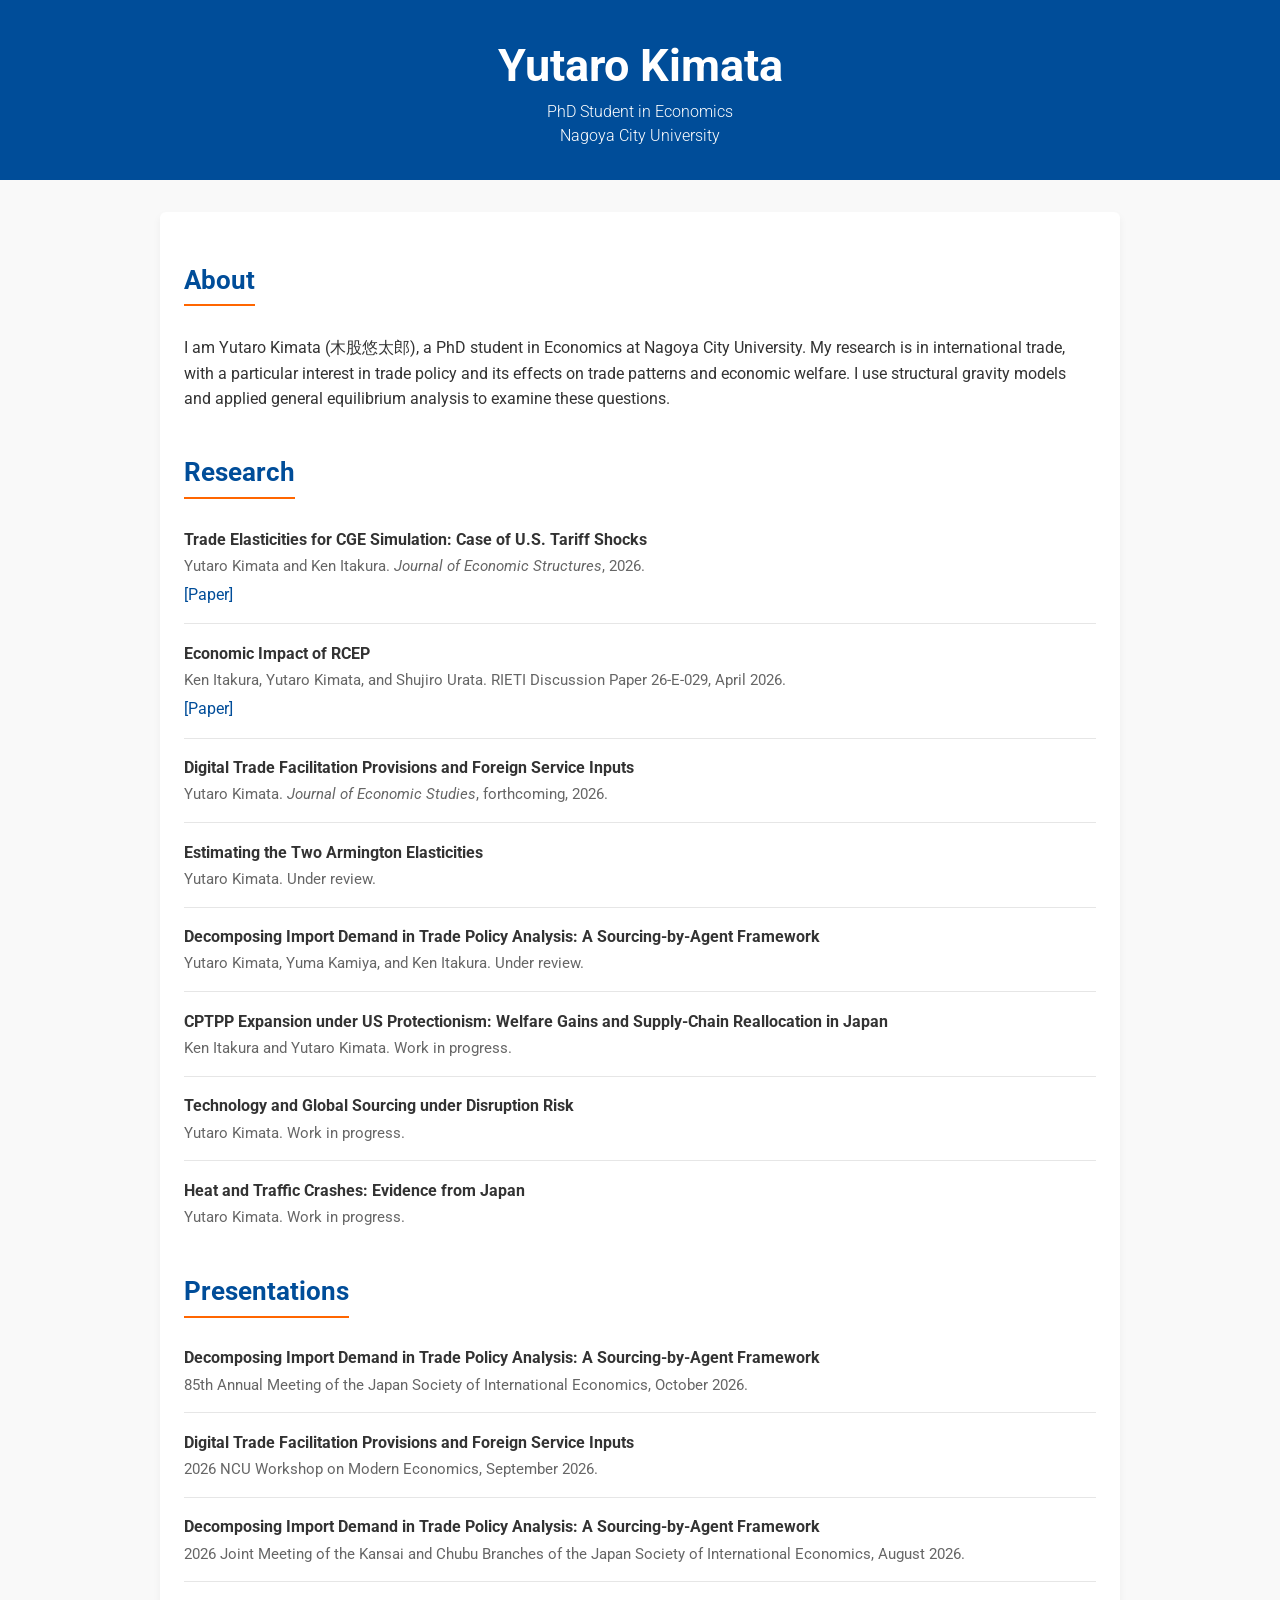
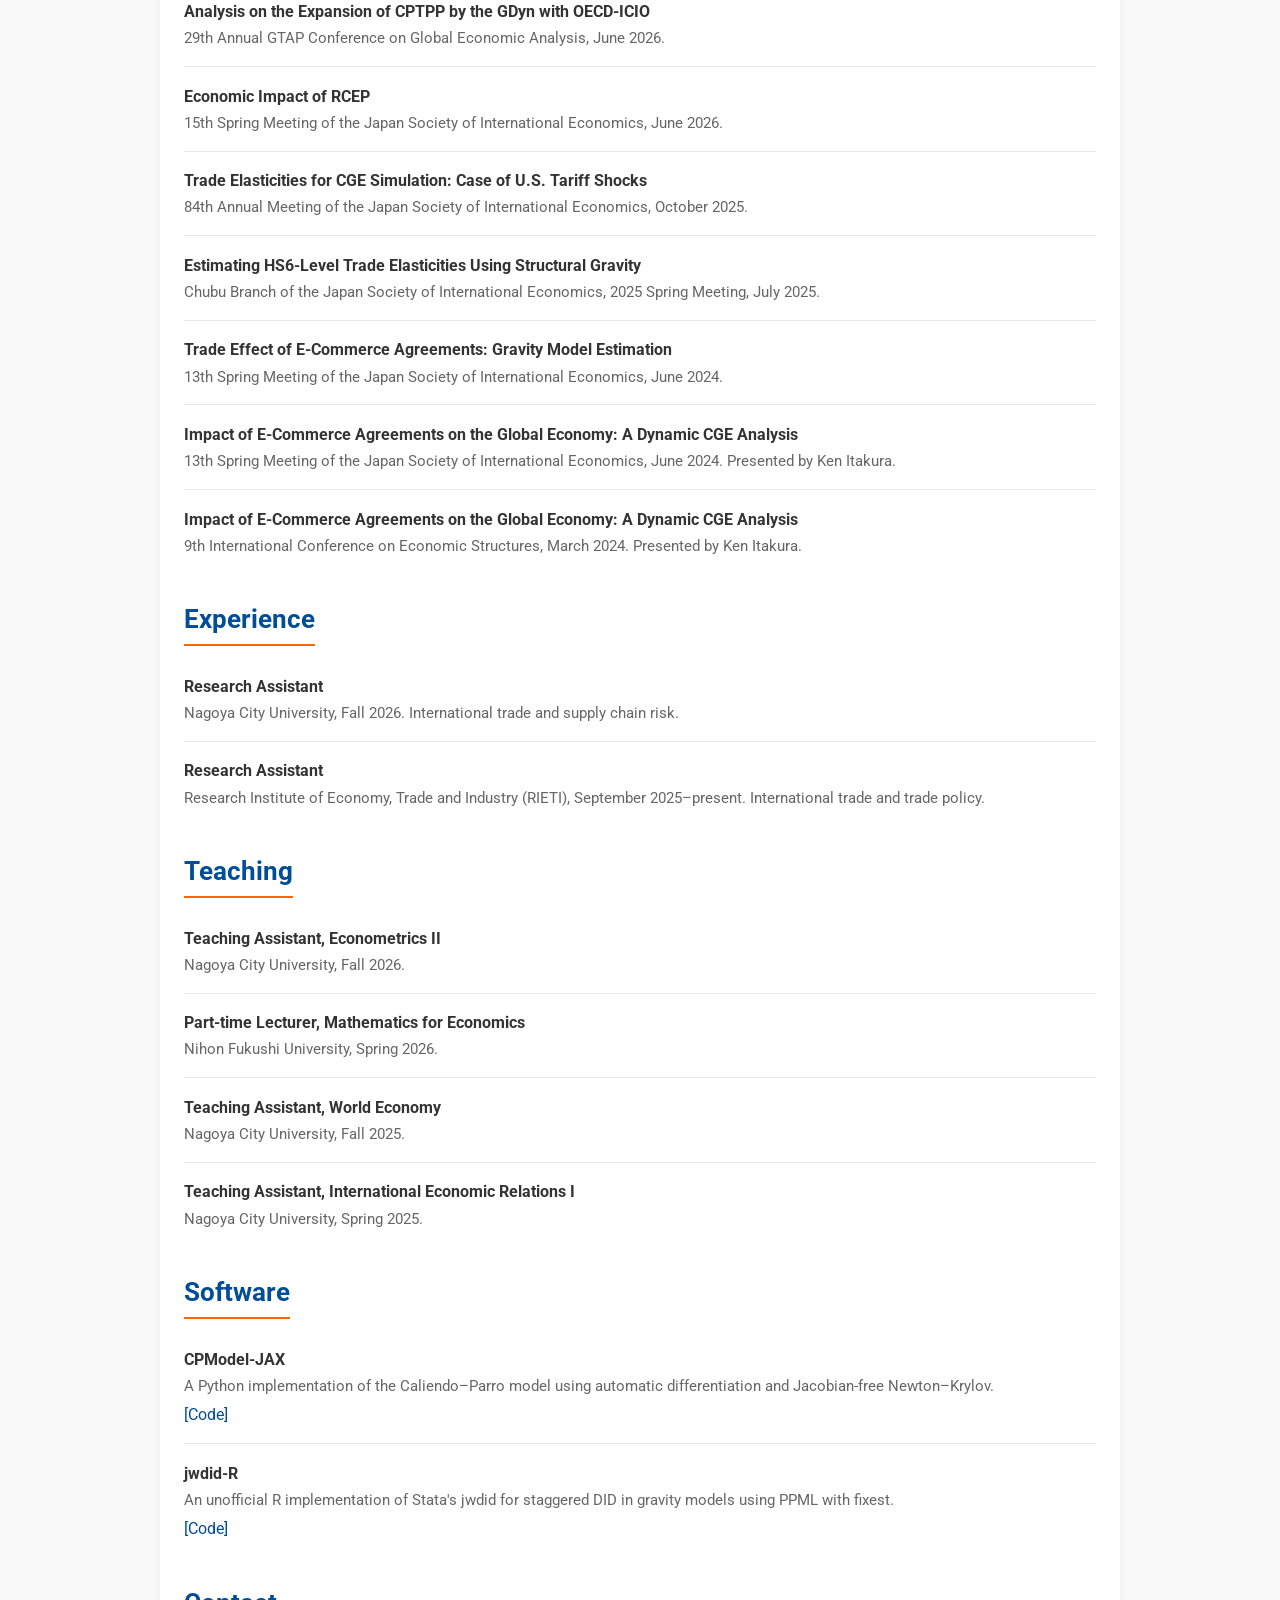
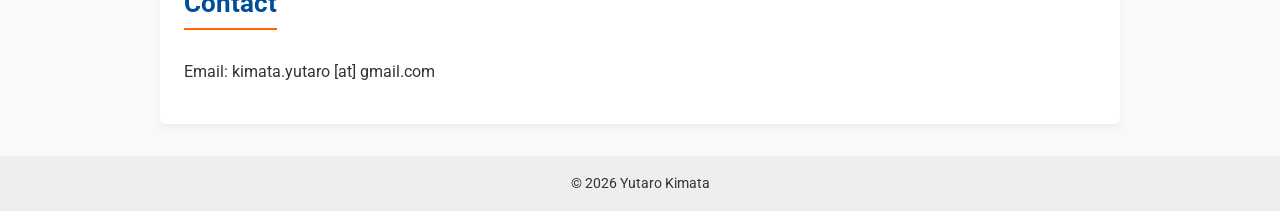
<file: index.html>
<!doctype html>
<html lang="en">

<head>
  <meta name="description"
    content="Yutaro Kimata (木股悠太郎) is a PhD student in Economics at Nagoya City University. His research is in international trade, with a particular interest in trade policy and its effects on trade patterns and economic welfare." />
  <title>Yutaro Kimata | PhD Student in Economics</title>
  <meta name="viewport" content="width=device-width, initial-scale=1.0" />

  <!-- Google Fonts -->
  <link rel="stylesheet" href="https://fonts.googleapis.com/css2?family=Roboto:wght@400;700&display=swap" />
  <link rel="stylesheet" href="style.css" />
</head>

<body>
  <header>
    <h1>Yutaro Kimata</h1>
    <p>
      PhD Student in Economics<br />
      Nagoya City University
    </p>
  </header>

  <div class="container">
    <!-- ABOUT -->
    <section id="about">
      <div class="about">
        <div>
          <h2 class="section-title">About</h2>
          <p>
            I am Yutaro Kimata (木股悠太郎), a PhD student in Economics at
            Nagoya City University. My research is in international trade,
            with a particular interest in trade policy and its effects on
            trade patterns and economic welfare. I use structural gravity
            models and applied general equilibrium analysis to examine these
            questions.
          </p>
        </div>
      </div>
    </section>

    <!-- RESEARCH -->
    <section id="research">
      <h2 class="section-title">Research</h2>

      <ul class="research-list">
        <li>
          <span class="paper-title">
            Trade Elasticities for CGE Simulation: Case of U.S. Tariff Shocks
          </span>
          <span class="note">
            Yutaro Kimata and Ken Itakura.
            <i>Journal of Economic Structures</i>, 2026.
          </span>
          <a href="https://doi.org/10.1186/s40008-026-00379-4" target="_blank" rel="noopener noreferrer">
            [Paper]
          </a>
        </li>

        <li>
          <span class="paper-title">Economic Impact of RCEP</span>
          <span class="note">
            Ken Itakura, Yutaro Kimata, and Shujiro Urata. RIETI Discussion
            Paper 26-E-029, April 2026.
          </span>
          <a href="https://www.rieti.go.jp/en/publications/summary/26040008.html" target="_blank"
            rel="noopener noreferrer">
            [Paper]
          </a>
        </li>

        <li>
          <span class="paper-title">
            Digital Trade Facilitation Provisions and Foreign Service Inputs
          </span>
          <span class="note">Yutaro Kimata.
            <i>Journal of Economic Studies</i>, forthcoming, 2026.
          </span>
        </li>

        <li>
          <span class="paper-title">
            Estimating the Two Armington Elasticities
          </span>
          <span class="note"> Yutaro Kimata. Under review. </span>
        </li>

        <li>
          <span class="paper-title">
            Decomposing Import Demand in Trade Policy Analysis: A
            Sourcing-by-Agent Framework
          </span>
          <span class="note">Yutaro Kimata, Yuma Kamiya, and Ken Itakura. Under review.</span>
        </li>

        <li>
          <span class="paper-title">
            CPTPP Expansion under US Protectionism: Welfare Gains and
            Supply-Chain Reallocation in Japan
          </span>
          <span class="note">
            Ken Itakura and Yutaro Kimata. Work in progress.
          </span>
        </li>

        <li>
          <span class="paper-title">
            Technology and Global Sourcing under Disruption Risk
          </span>
          <span class="note">Yutaro Kimata. Work in progress.</span>
        </li>

        <li>
          <span class="paper-title">
            Heat and Traffic Crashes: Evidence from Japan
          </span>
          <span class="note">Yutaro Kimata. Work in progress.</span>
        </li>
      </ul>
    </section>

    <!-- PRESENTATIONS -->
    <section id="presentations">
      <h2 class="section-title">Presentations</h2>

      <ul class="presentation-list">
        <li>
          <span class="paper-title">
            Decomposing Import Demand in Trade Policy Analysis: A
            Sourcing-by-Agent Framework
          </span>
          <span class="note">
            85th Annual Meeting of the Japan Society of International
            Economics, October 2026.
          </span>
        </li>

        <li>
          <span class="paper-title">
            Digital Trade Facilitation Provisions and Foreign Service Inputs
          </span>
          <span class="note">
            2026 NCU Workshop on Modern Economics, September 2026.
          </span>
        </li>

        <li>
          <span class="paper-title">
            Decomposing Import Demand in Trade Policy Analysis: A
            Sourcing-by-Agent Framework
          </span>
          <span class="note">
            2026 Joint Meeting of the Kansai and Chubu Branches of the Japan
            Society of International Economics, August 2026.
          </span>
        </li>

        <li>
          <span class="paper-title">
            Analysis on the Expansion of CPTPP by the GDyn with OECD-ICIO
          </span>
          <span class="note">
            29th Annual GTAP Conference on Global Economic Analysis, June
            2026.
          </span>
        </li>

        <li>
          <span class="paper-title">Economic Impact of RCEP</span>
          <span class="note">
            15th Spring Meeting of the Japan Society of International
            Economics, June 2026.
          </span>
        </li>

        <li>
          <span class="paper-title">
            Trade Elasticities for CGE Simulation: Case of U.S. Tariff Shocks
          </span>
          <span class="note">
            84th Annual Meeting of the Japan Society of International
            Economics, October 2025.
          </span>
        </li>

        <li>
          <span class="paper-title">
            Estimating HS6-Level Trade Elasticities Using Structural Gravity
          </span>
          <span class="note">
            Chubu Branch of the Japan Society of International
            Economics, 2025 Spring Meeting, July 2025.
          </span>
        </li>

        <li>
          <span class="paper-title">
            Trade Effect of E-Commerce Agreements: Gravity Model Estimation
          </span>
          <span class="note">
            13th Spring Meeting of the Japan Society of International
            Economics, June 2024.
          </span>
        </li>

        <li>
          <span class="paper-title">
            Impact of E-Commerce Agreements on the Global Economy: A Dynamic
            CGE Analysis
          </span>
          <span class="note">
            13th Spring Meeting of the Japan Society of International
            Economics, June 2024. Presented by Ken Itakura.
          </span>
        </li>

        <li>
          <span class="paper-title">
            Impact of E-Commerce Agreements on the Global Economy: A Dynamic
            CGE Analysis
          </span>
          <span class="note">
            9th International Conference on Economic Structures, March 2024.
            Presented by Ken Itakura.
          </span>
        </li>
      </ul>
    </section>

    <!-- EXPERIENCE -->
    <section id="experience">
      <h2 class="section-title">Experience</h2>

      <ul class="experience-list">
        <li>
          <span class="paper-title">Research Assistant</span>
          <span class="note">
            Nagoya City University, Fall 2026. International trade and supply
            chain risk.
          </span>
        </li>
        <li>
          <span class="paper-title">Research Assistant</span>
          <span class="note">
            Research Institute of Economy, Trade and Industry (RIETI),
            September 2025–present. International trade and trade policy.
          </span>
        </li>
      </ul>
    </section>

    <!-- TEACHING -->
    <section id="teaching">
      <h2 class="section-title">Teaching</h2>

      <ul class="teaching-list">
        <li>
          <span class="paper-title">Teaching Assistant, Econometrics II</span>
          <span class="note"> Nagoya City University, Fall 2026. </span>
        </li>

        <li>
          <span class="paper-title">Part-time Lecturer, Mathematics for Economics</span>
          <span class="note"> Nihon Fukushi University, Spring 2026. </span>
        </li>

        <li>
          <span class="paper-title">Teaching Assistant, World Economy</span>
          <span class="note"> Nagoya City University, Fall 2025. </span>
        </li>

        <li>
          <span class="paper-title">
            Teaching Assistant, International Economic Relations I
          </span>
          <span class="note"> Nagoya City University, Spring 2025. </span>
        </li>
      </ul>
    </section>

    <!-- CODE -->
    <section id="code">
      <h2 class="section-title">Software</h2>
      <ul class="code-list">
        <li>
          <span class="paper-title">CPModel-JAX</span>
          <span class="note">
            A Python implementation of the Caliendo–Parro model using
            automatic differentiation and Jacobian-free Newton–Krylov.
          </span>
          <a href="https://github.com/YutaroKimata/CPModel-JAX" target="_blank" rel="noopener noreferrer">
            [Code]
          </a>
        </li>
        <li>
          <span class="paper-title">jwdid-R</span>
          <span class="note">
            An unofficial R implementation of Stata's jwdid for staggered DID
            in gravity models using PPML with fixest.
          </span>
          <a href="https://github.com/YutaroKimata/jwdid-R" target="_blank" rel="noopener noreferrer">
            [Code]
          </a>
        </li>
      </ul>
    </section>

    <!-- CONTACT -->
    <section id="contact">
      <h2 class="section-title">Contact</h2>
      <p>Email: kimata.yutaro [at] gmail.com</p>
    </section>
  </div>

  <footer>© 2026 Yutaro Kimata</footer>
</body>

</html>
</file>
<file: style.css>
/* ---------- GLOBAL STYLES ---------- */
:root {
  --primary: #004d99;
  --accent: #ff6600;
  --bg: #f9f9f9;
  --text: #333;
  --muted: #666;
  --link-hover: #e60000;
  --card-bg: #fff;
  --border: #e6e6e6;
}

* {
  box-sizing: border-box;
}

body {
  margin: 0;
  font-family:
    "Roboto",
    -apple-system,
    BlinkMacSystemFont,
    "Segoe UI",
    sans-serif;
  background-color: var(--bg);
  color: var(--text);
  line-height: 1.6;
}

a {
  color: var(--primary);
  text-decoration: none;
}

a:hover,
a:focus {
  color: var(--link-hover);
  text-decoration: underline;
}

/* ---------- HEADER ---------- */
header {
  background: var(--primary);
  color: #fff;
  padding: 2rem 1rem;
  text-align: center;
}

header h1 {
  margin: 0.5rem 0;
  font-size: 2.8rem;
  line-height: 1.15;
}

header p {
  margin: 0;
  font-weight: 300;
  line-height: 1.5;
}

.name-ja {
  margin: 0.1rem 0 0.6rem;
  font-size: 1.05rem;
  font-weight: 400;
  letter-spacing: 0.04em;
}

/* ---------- LAYOUT ---------- */
.container {
  width: 90%;
  max-width: 960px;
  margin: 2rem auto;
  padding: 1.5rem;
  background: var(--card-bg);
  box-shadow: 0 4px 8px rgba(0, 0, 0, 0.05);
  border-radius: 6px;
}

/* ---------- ABOUT SECTION ---------- */
.about {
  display: flex;
  flex-wrap: wrap;
  align-items: center;
}

.about img {
  width: 180px;
  height: 180px;
  border-radius: 50%;
  margin-right: 1.5rem;
  object-fit: cover;
  box-shadow: 0 2px 4px rgba(0, 0, 0, 0.15);
}

.about div {
  flex: 1;
  min-width: 250px;
}

/* ---------- SECTION TITLES ---------- */
.section-title {
  font-size: 1.6rem;
  margin-top: 1.5rem;
  margin-bottom: 0.8rem;
  color: var(--primary);
  border-bottom: 2px solid var(--accent);
  display: inline-block;
  padding-bottom: 4px;
}

/* ---------- LIST SECTIONS ---------- */
.research-list,
.presentation-list,
.experience-list,
.teaching-list,
.code-list {
  list-style: none;
  padding-left: 0;
  margin-top: 1rem;
  margin-bottom: 0;
}

.research-list li,
.presentation-list li,
.experience-list li,
.teaching-list li,
.code-list li {
  margin-bottom: 1.1rem;
  padding-bottom: 1rem;
  border-bottom: 1px solid var(--border);
}

.research-list li:last-child,
.presentation-list li:last-child,
.experience-list li:last-child,
.teaching-list li:last-child,
.code-list li:last-child {
  border-bottom: none;
  padding-bottom: 0;
}

.paper-title {
  display: block;
  font-weight: 700;
  line-height: 1.45;
  margin-bottom: 0.25rem;
}

.note {
  display: block;
  color: var(--muted);
  font-size: 0.95rem;
  line-height: 1.5;
}

.research-list a,
.presentation-list a,
.experience-list a,
.teaching-list a,
.code-list a {
  display: inline-block;
  margin-top: 0.25rem;
}

/* ---------- CONTACT SECTION ---------- */
.contact-icons a {
  display: inline-block;
  margin-right: 1.2rem;
  font-size: 1.8rem;
  color: #555;
}

.contact-icons a:hover {
  color: var(--primary);
}

/* ---------- FOOTER ---------- */
footer {
  text-align: center;
  padding: 1rem;
  background: #eee;
  margin-top: 2rem;
  font-size: 0.9rem;
}

/* ---------- RESPONSIVE ---------- */
@media (max-width: 600px) {
  .research-list,
  .presentation-list,
  .experience-list,
  .teaching-list,
  .code-list {
    margin-top: 0.8rem;
  }

  .research-list li,
  .presentation-list li,
  .experience-list li,
  .teaching-list li,
  .code-list li {
    margin-bottom: 1.2rem;
    padding-bottom: 1rem;
  }

  .paper-title {
    font-size: 1rem;
    line-height: 1.45;
  }

  .note {
    font-size: 0.9rem;
    line-height: 1.5;
  }
}
</file>
